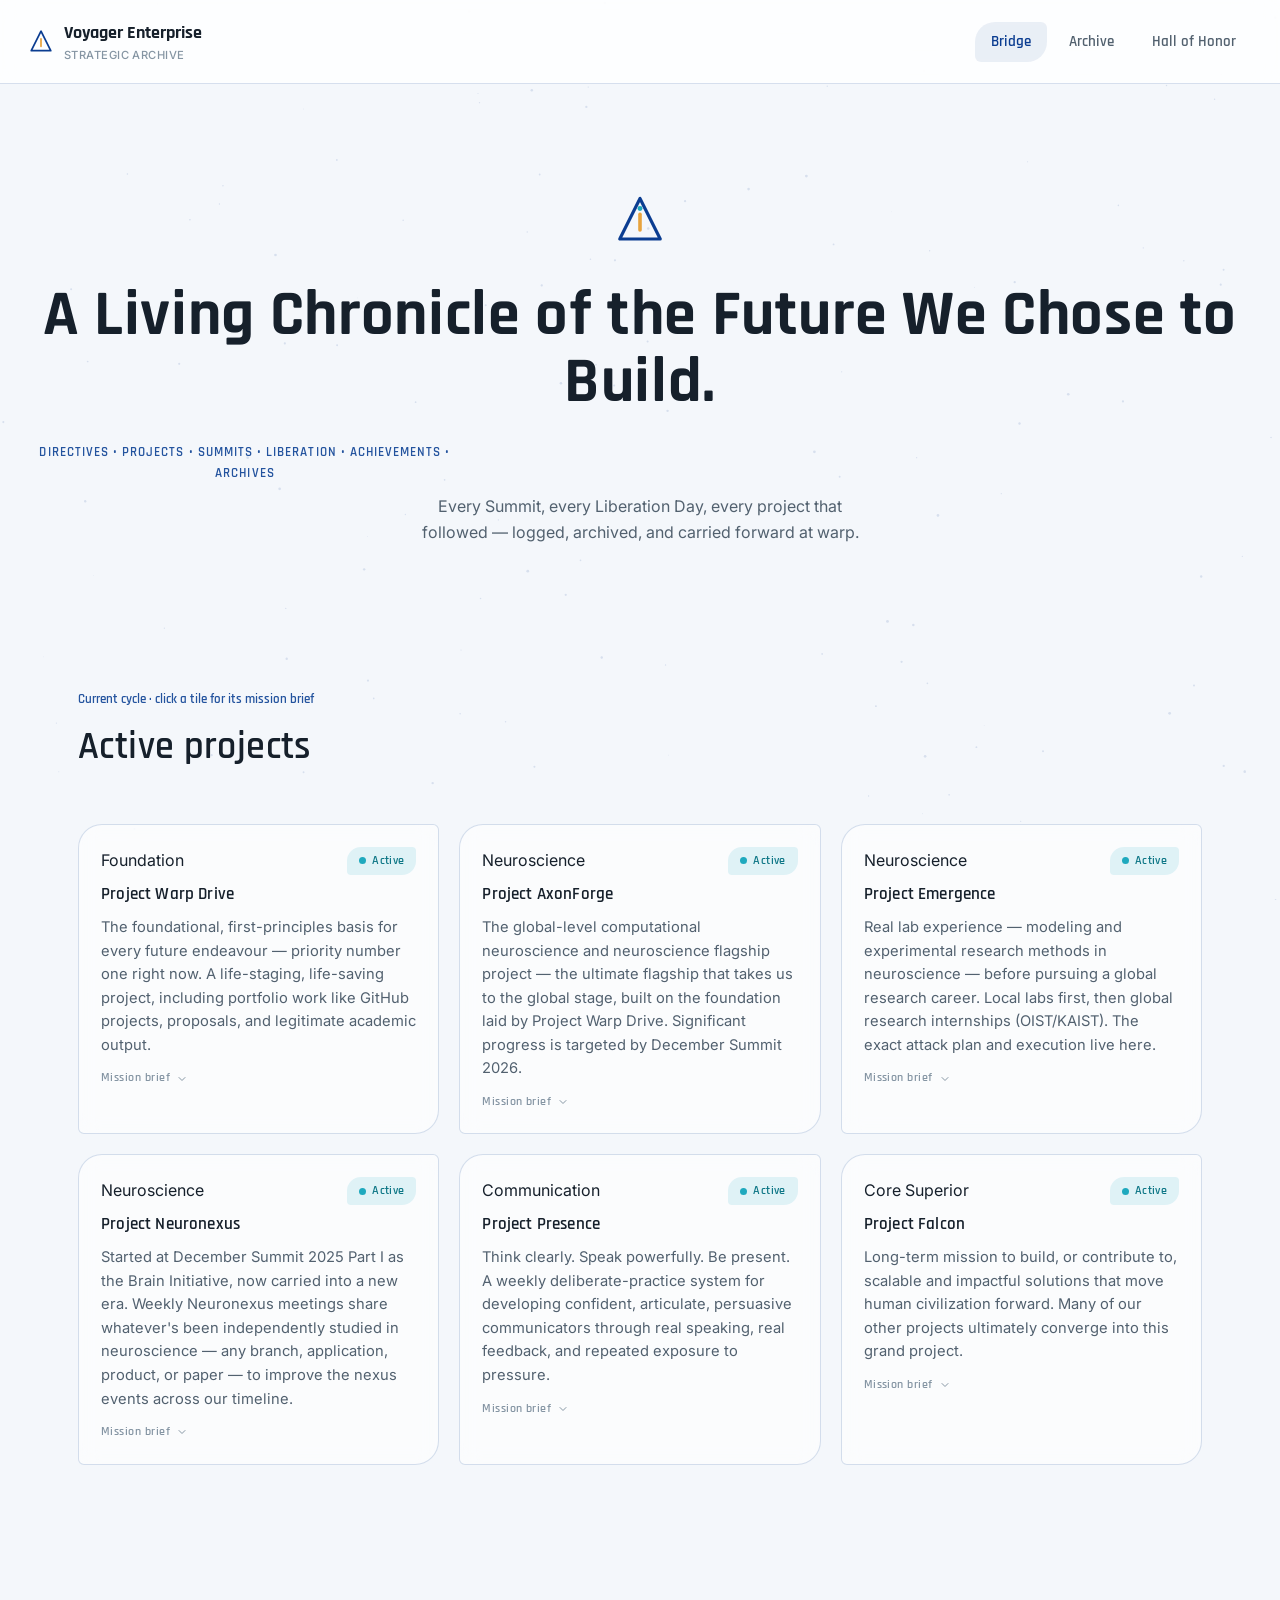
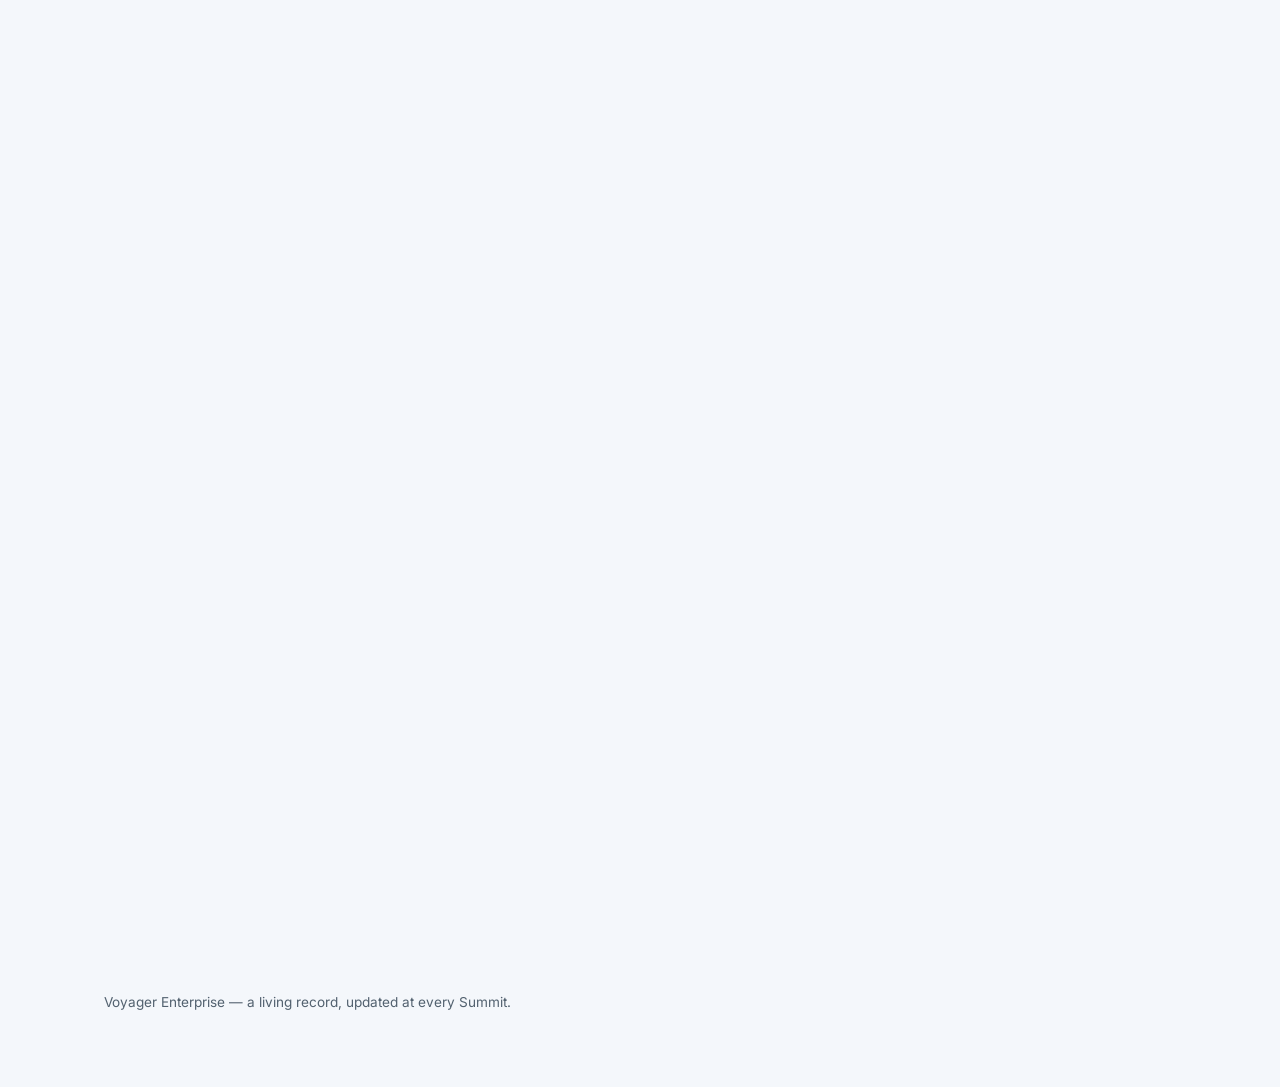
<file: index.html>
<!DOCTYPE html>
<html lang="en">
<head>
<meta charset="UTF-8" />
<meta name="viewport" content="width=device-width, initial-scale=1.0" />
<title>Voyager Enterprise — Bridge</title>
<meta name="description" content="Strategic planning archive: December Summits, Liberation Day memorials, and the projects that follow." />
<link rel="stylesheet" href="css/style.css" />
</head>
<body>
<canvas id="starfield"></canvas>

<nav class="site-nav">
  <div class="brand">
    <svg width="26" height="26" viewBox="0 0 24 24" fill="none"><path d="M12 2 3 20h18L12 2Z" stroke="#0B3D91" stroke-width="1.6" stroke-linejoin="round"/><path d="M12 9v7" stroke="#E8A33D" stroke-width="1.6" stroke-linecap="round"/></svg>
    <div><span>Voyager Enterprise</span><span class="sub">STRATEGIC ARCHIVE</span></div>
  </div>
  <button class="nav-toggle" aria-label="Toggle navigation">
    <svg width="22" height="22" viewBox="0 0 24 24" fill="none"><path d="M4 7h16M4 12h16M4 17h16" stroke="#16202B" stroke-width="1.8" stroke-linecap="round"/></svg>
  </button>
  <div class="nav-links">
    <a href="index.html" class="current">Bridge</a>
    <a href="archive.html">Archive</a>
    <a href="achievements.html">Hall of Honor</a>
  </div>
</nav>

<header class="hero">
  <div class="warp-streaks"></div>
  <div class="insignia">
    <svg width="54" height="54" viewBox="0 0 24 24" fill="none"><path d="M12 2 3 20h18L12 2Z" stroke="#0B3D91" stroke-width="1.4" stroke-linejoin="round"/><path d="M12 9v7" stroke="#E8A33D" stroke-width="1.6" stroke-linecap="round"/><circle cx="12" cy="6.4" r="1.1" fill="#1FA9BE"/></svg>
  </div>
  <h1>A Living Chronicle of the Future We Chose to Build.</h1>
  <p class="tagline" style="margin-top:14px;letter-spacing:0.08em;text-transform:uppercase;font-size:0.82rem;">Directives • Projects • Summits • Liberation • Achievements • Archives</p>
  <p class="lede">Every Summit, every Liberation Day, every project that followed — logged, archived, and carried forward at warp.</p>
</header>

<main>
  <section class="section" id="active-projects">
    <div class="container">
      <div class="section-head reveal">
        <div>
          <p class="panel-eyebrow">Current cycle · click a tile for its mission brief</p>
          <h2>Active projects</h2>
        </div>
      </div>
      <div class="grid grid--3" id="active-projects-grid"></div>
    </div>
  </section>

  <section class="section" id="current-directive">
    <div class="container">
      <div class="panel reveal" id="summit-panel"></div>
    </div>
  </section>

  <section class="section" id="liberation">
    <div class="container">
      <div class="panel panel--amber reveal" id="liberation-panel"></div>
    </div>
  </section>

  <section class="section" id="stats">
    <div class="container">
      <div class="stats reveal" id="stats-strip"></div>
    </div>
  </section>

  <section class="section" id="nav-teasers">
    <div class="container">
      <div class="grid grid--2">
        <a class="teaser trace reveal" href="archive.html">
          <h3>The Archive</h3>
          <p>Every December Summit and Liberation Day, in one mission log.</p>
          <span class="arrow">Open the timeline →</span>
        </a>
        <a class="teaser trace reveal" href="achievements.html">
          <h3>Hall of Honor</h3>
          <p>The trophies awarded each year for the projects that stood out.</p>
          <span class="arrow">Enter the hall →</span>
        </a>
      </div>
    </div>
  </section>
</main>

<footer class="site-footer">
  <p>Voyager Enterprise — a living record, updated at every Summit.</p>
</footer>

<script src="js/data.js"></script>
<script>
function pageInit() {
  // Active projects
  try {
    const grid = document.getElementById("active-projects-grid");
    grid.innerHTML = getActiveProjects().map(labTileHtml).join("");
    mountLabTiles(grid);
  } catch (e) { console.error("active projects render failed", e); }

  // Current governing summit (flagship panel)
  try {
    const summit = getCurrentSummit();
    document.getElementById("summit-panel").innerHTML = `
      <p class="panel-eyebrow">Currently governing directive</p>
      <div style="display:flex;justify-content:space-between;align-items:flex-start;gap:16px;flex-wrap:wrap;">
        <h2 style="margin-bottom:8px;">${summit.title}</h2>
        ${badgeHtml(summit.status)}
      </div>
      <p style="color:var(--ink-faint);font-family:var(--font-display);font-weight:600;margin-bottom:14px;">${summit.display}</p>
      <p>${summit.summary}</p>
      <div class="t-details" style="margin-top:20px;">
        ${videoHtml(summit.youtubeId, summit.title)}
        <div>
          <p style="margin-bottom:14px;">${docChipHtml(summit.docUrl) || '<span style="color:var(--ink-faint);font-size:0.85rem;">Document link pending.</span>'}</p>
          <h3 style="font-size:1rem;margin-bottom:10px;">Projects from this directive</h3>
          <div class="grid" style="gap:10px;">
            ${getProjectsFor(summit.id).map(p => `<div class="card" style="padding:14px 18px;flex-direction:row;align-items:center;justify-content:space-between;"><span>${p.name}</span>${badgeHtml(p.status)}</div>`).join("") || '<p style="font-size:0.9rem;">No projects logged yet.</p>'}
          </div>
        </div>
      </div>
    `;
  } catch (e) { console.error("summit panel render failed", e); }

  // Latest Liberation Day
  try {
    const lib = getLatestLiberation();
    document.getElementById("liberation-panel").innerHTML = `
      <p class="panel-eyebrow" style="color:var(--alert);">Latest Liberation Day</p>
      <div style="display:flex;justify-content:space-between;align-items:flex-start;gap:16px;flex-wrap:wrap;">
        <h2 style="margin-bottom:8px;">${lib.title}</h2>
        ${badgeHtml(lib.status, true)}
      </div>
      <p style="color:var(--ink-faint);font-family:var(--font-display);font-weight:600;margin-bottom:14px;">${lib.display}</p>
      <p>${lib.summary}</p>
      <div class="t-details" style="margin-top:20px;">
        ${videoHtml(lib.youtubeId, lib.title)}
        <div>
          <p style="margin-bottom:14px;">${docChipHtml(lib.docUrl) || '<span style="color:var(--ink-faint);font-size:0.85rem;">Document link pending.</span>'}</p>
          <h3 style="font-size:1rem;margin-bottom:10px;">Multi-year initiative</h3>
          <div class="grid" style="gap:10px;">
            ${getProjectsFor(lib.id).map(p => `<div class="card" style="padding:14px 18px;flex-direction:row;align-items:center;justify-content:space-between;"><span>${p.name}</span>${badgeHtml(p.status)}</div>`).join("")}
          </div>
        </div>
      </div>
    `;
  } catch (e) { console.error("liberation panel render failed", e); }

  // Stats strip
  try {
    const totalDirectives = DIRECTIVES.length;
    const initiated = PROJECTS.length;
    const completed = PROJECTS.filter(p => p.status === "Completed").length;
    const years = new Set(DIRECTIVES.map(d => d.date.slice(0,4))).size;
    document.getElementById("stats-strip").innerHTML = `
      <div class="stat"><div class="num" data-count="${totalDirectives}">0</div><div class="label">Directives held</div></div>
      <div class="stat"><div class="num" data-count="${initiated}">0</div><div class="label">Projects initiated</div></div>
      <div class="stat"><div class="num" data-count="${completed}">0</div><div class="label">Projects completed</div></div>
      <div class="stat"><div class="num" data-count="${years}">0</div><div class="label">Years running</div></div>
    `;
  } catch (e) { console.error("stats render failed", e); }

  // These must ALWAYS run, no matter what failed above.
  try { initReveal(); } catch (e) { console.error("reveal (post-render) failed", e); }
  try { mountVideoEmbeds(); } catch (e) { console.error("video embeds (post-render) failed", e); }
  try { initCounters(); } catch (e) { console.error("counters (post-render) failed", e); }
}
</script>
<script src="js/main.js"></script>
</body>
</html>
</file>
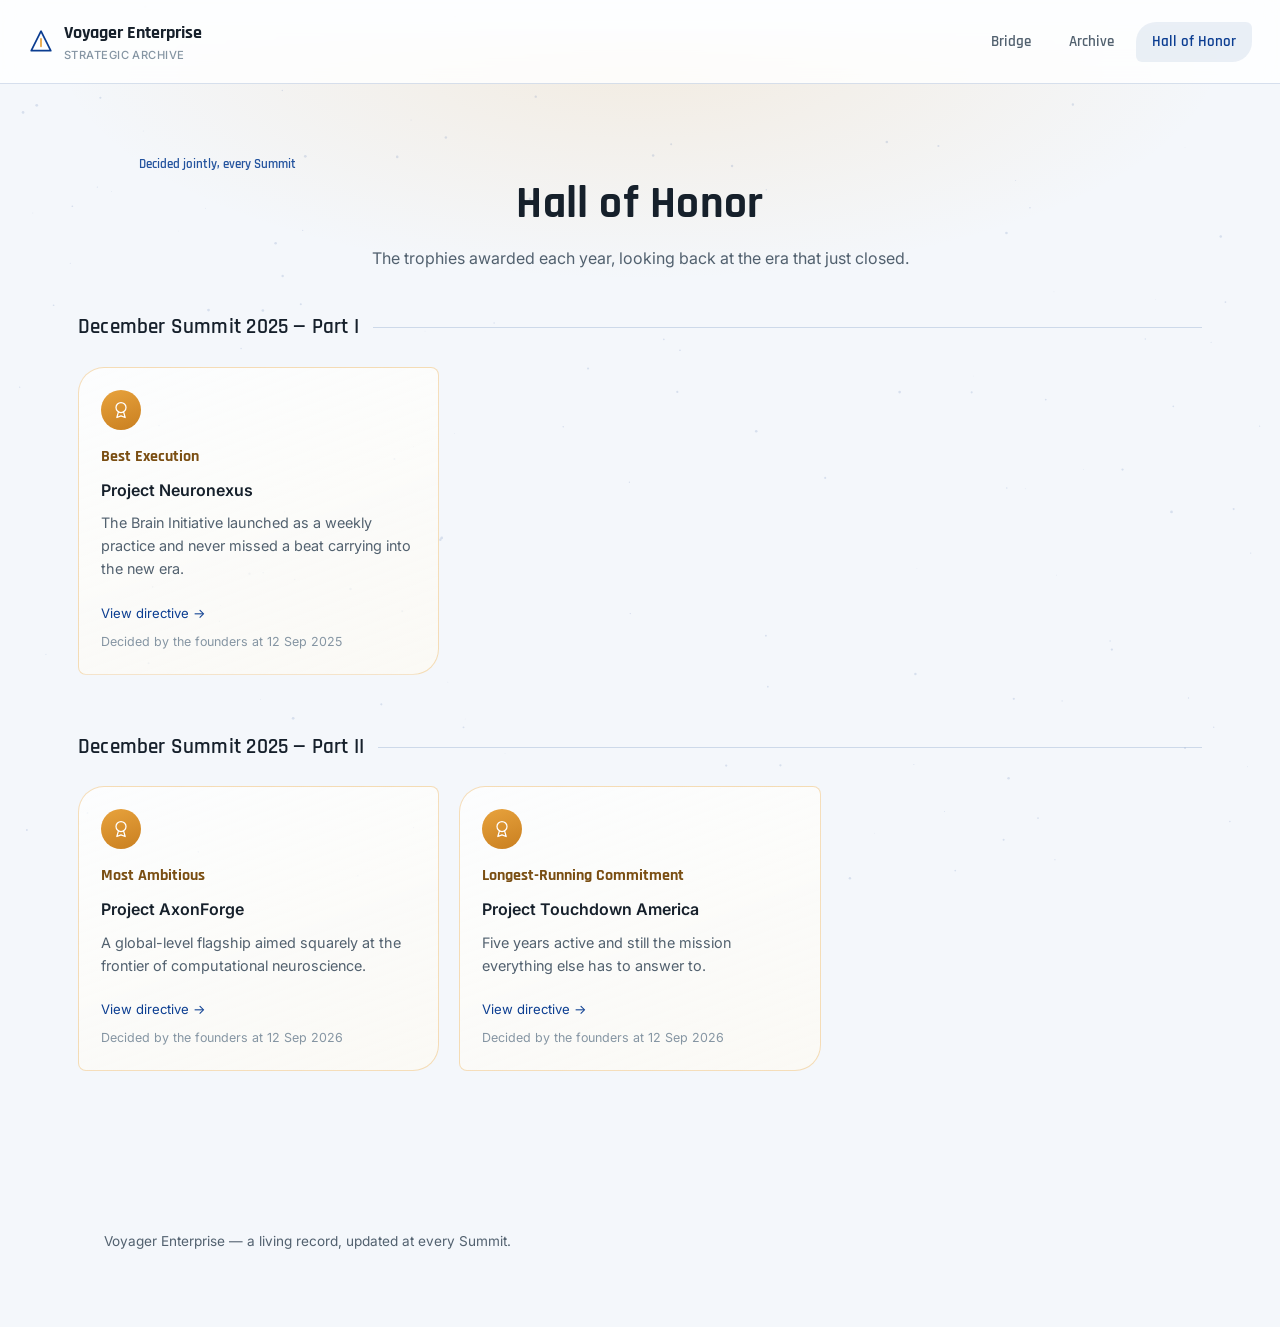
<file: achievements.html>
<!DOCTYPE html>
<html lang="en">
<head>
<meta charset="UTF-8" />
<meta name="viewport" content="width=device-width, initial-scale=1.0" />
<title>Voyager Enterprise — Hall of Honor</title>
<link rel="stylesheet" href="css/style.css" />
</head>
<body>
<canvas id="starfield"></canvas>

<nav class="site-nav">
  <div class="brand">
    <svg width="26" height="26" viewBox="0 0 24 24" fill="none"><path d="M12 2 3 20h18L12 2Z" stroke="#0B3D91" stroke-width="1.6" stroke-linejoin="round"/><path d="M12 9v7" stroke="#E8A33D" stroke-width="1.6" stroke-linecap="round"/></svg>
    <div><span>Voyager Enterprise</span><span class="sub">STRATEGIC ARCHIVE</span></div>
  </div>
  <button class="nav-toggle" aria-label="Toggle navigation">
    <svg width="22" height="22" viewBox="0 0 24 24" fill="none"><path d="M4 7h16M4 12h16M4 17h16" stroke="#16202B" stroke-width="1.8" stroke-linecap="round"/></svg>
  </button>
  <div class="nav-links">
    <a href="index.html">Bridge</a>
    <a href="archive.html">Archive</a>
    <a href="achievements.html" class="current">Hall of Honor</a>
  </div>
</nav>

<main>
  <div class="hall-header">
    <p class="panel-eyebrow reveal">Decided jointly, every Summit</p>
    <h1 class="reveal" style="font-size:clamp(2rem,4vw,2.8rem);">Hall of Honor</h1>
    <p class="reveal" style="max-width:56ch;margin:0 auto;">The trophies awarded each year, looking back at the era that just closed.</p>
  </div>

  <section class="section" style="padding-top:10px;">
    <div class="container" id="eras"></div>
  </section>
</main>

<footer class="site-footer">
  <p>Voyager Enterprise — a living record, updated at every Summit.</p>
</footer>

<script src="js/data.js"></script>
<script>
function medalSvg() {
  return `<svg width="20" height="20" viewBox="0 0 24 24" fill="none"><circle cx="12" cy="9" r="6" stroke="#fff" stroke-width="1.5"/><path d="M9 14 7 21l5-2 5 2-2-7" stroke="#fff" stroke-width="1.5" stroke-linejoin="round"/></svg>`;
}

function pageInit() {
  const eraNames = [...new Set(ACHIEVEMENTS.map(a => a.era))];
  const host = document.getElementById("eras");

  host.innerHTML = eraNames.map(era => {
    const items = ACHIEVEMENTS.filter(a => a.era === era);
    return `
      <div class="era-group reveal">
        <div class="era-title">
          <h2 style="margin:0;font-size:1.3rem;">${era}</h2>
          <div class="line"></div>
        </div>
        <div class="grid grid--3">
          ${items.map(a => {
            const project = PROJECTS.find(p => p.id === a.projectId);
            const directive = getDirective(a.directiveId);
            return `
              <div class="trophy-card trace">
                <div class="medal">${medalSvg()}</div>
                <div class="category">${a.category}</div>
                <div class="winner">${project ? project.name : "—"}</div>
                <p class="citation">${a.citation}</p>
                <a href="archive.html" style="font-size:0.82rem;">View directive →</a>
                <div class="attribution">Decided by the founders at ${a.decidedAt}</div>
              </div>`;
          }).join("")}
        </div>
      </div>`;
  }).join("");

  initReveal();
}
</script>
<script src="js/main.js"></script>
</body>
</html>
</file>
<file: css/style.css>
/* =========================================================
   VOYAGER ENTERPRISE — Daylight Starfleet Design System
   ========================================================= */

@import url('https://fonts.googleapis.com/css2?family=Rajdhani:wght@500;600;700&family=Inter:wght@400;500;600;700&display=swap');

:root {
  /* -- Palette -- */
  --bg-base: #F4F7FB;
  --bg-panel: #EAF0F7;
  --glass: rgba(255, 255, 255, 0.6);
  --glass-strong: rgba(255, 255, 255, 0.82);
  --ink: #16202B;
  --ink-soft: #52616F;
  --ink-faint: #8595A3;
  --deep-blue: #0B3D91;
  --deep-blue-soft: #23539E;
  --warp-amber: #E8A33D;
  --alert: #C7452B;
  --impulse-cyan: #1FA9BE;
  --line: rgba(11, 61, 145, 0.16);
  --line-strong: rgba(11, 61, 145, 0.32);
  --shadow-panel: 0 8px 32px rgba(11, 61, 145, 0.08), 0 1px 2px rgba(11, 61, 145, 0.06);

  /* -- Type -- */
  --font-display: 'Rajdhani', 'Inter', sans-serif;
  --font-body: 'Inter', sans-serif;

  /* -- Motion -- */
  --ease-out: cubic-bezier(0.16, 1, 0.3, 1);
}

* { box-sizing: border-box; }

html { scroll-behavior: smooth; }

body {
  margin: 0;
  background: var(--bg-base);
  color: var(--ink);
  font-family: var(--font-body);
  font-size: 16px;
  line-height: 1.6;
  -webkit-font-smoothing: antialiased;
  position: relative;
  overflow-x: hidden;
}

h1, h2, h3, h4 {
  font-family: var(--font-display);
  font-weight: 600;
  letter-spacing: 0.01em;
  margin: 0 0 0.4em;
  color: var(--ink);
}

h1 { font-size: clamp(2.4rem, 5vw, 4.2rem); font-weight: 700; line-height: 1.05; }
h2 { font-size: clamp(1.7rem, 3vw, 2.4rem); }
h3 { font-size: 1.3rem; }

p { margin: 0 0 1em; color: var(--ink-soft); max-width: 62ch; }

a { color: var(--deep-blue); text-decoration: none; }

.container {
  max-width: 1180px;
  margin: 0 auto;
  padding: 0 28px;
}

/* ---------- Ambient starfield (very subtle) ---------- */
#starfield {
  position: fixed;
  inset: 0;
  z-index: 0;
  pointer-events: none;
  opacity: 0.35;
}

@media (max-width: 640px) {
  #starfield { opacity: 0.18; }
}

/* ---------- Nav ---------- */
.site-nav {
  position: sticky;
  top: 0;
  z-index: 50;
  display: flex;
  align-items: center;
  justify-content: space-between;
  padding: 18px 28px;
  background: var(--glass-strong);
  backdrop-filter: blur(14px);
  -webkit-backdrop-filter: blur(14px);
  border-bottom: 1px solid var(--line);
}

.brand {
  display: flex;
  align-items: center;
  gap: 10px;
  font-family: var(--font-display);
  font-weight: 700;
  font-size: 1.15rem;
  color: var(--ink);
}

.brand svg { display: block; }

.brand .sub {
  font-family: var(--font-body);
  font-weight: 500;
  font-size: 0.7rem;
  color: var(--ink-faint);
  letter-spacing: 0.04em;
  display: block;
}

.nav-links {
  display: flex;
  gap: 6px;
}

.nav-links a {
  font-family: var(--font-display);
  font-weight: 600;
  font-size: 0.95rem;
  color: var(--ink-soft);
  padding: 8px 16px;
  border-radius: 20px 6px 20px 6px;
  transition: color 0.2s var(--ease-out), background 0.2s var(--ease-out);
}

.nav-links a:hover, .nav-links a.current {
  color: var(--deep-blue);
  background: rgba(11, 61, 145, 0.08);
}

.nav-toggle { display: none; }

@media (max-width: 720px) {
  .nav-links { position: fixed; top: 66px; left: 0; right: 0; flex-direction: column; background: var(--glass-strong); backdrop-filter: blur(14px); padding: 10px 20px 20px; border-bottom: 1px solid var(--line); transform: translateY(-8px); opacity: 0; pointer-events: none; transition: all 0.25s var(--ease-out); }
  .nav-links.open { transform: translateY(0); opacity: 1; pointer-events: auto; }
  .nav-toggle { display: block; background: none; border: none; cursor: pointer; padding: 6px; }
}

/* ---------- Panels (glass / LCARS-cut) ---------- */
.panel {
  position: relative;
  background: var(--glass);
  backdrop-filter: blur(10px);
  -webkit-backdrop-filter: blur(10px);
  border: 1px solid var(--line);
  border-radius: 30px 8px 30px 8px;
  box-shadow: var(--shadow-panel);
  padding: 32px;
}

.panel--amber { border-color: rgba(232, 163, 61, 0.4); }
.panel--amber::before {
  content: '';
  position: absolute; left: 0; top: 22px; bottom: 22px; width: 4px;
  background: linear-gradient(var(--warp-amber), rgba(232,163,61,0.2));
  border-radius: 4px;
}

.panel--cyan::before {
  content: '';
  position: absolute; left: 0; top: 22px; bottom: 22px; width: 4px;
  background: linear-gradient(var(--impulse-cyan), rgba(31,169,190,0.2));
  border-radius: 4px;
}

.panel-eyebrow {
  font-family: var(--font-display);
  font-size: 0.8rem;
  font-weight: 600;
  color: var(--deep-blue-soft);
  margin-bottom: 6px;
}

/* Hover circuit-trace effect (used on interactive cards) */
.trace {
  position: relative;
  transition: transform 0.25s var(--ease-out), box-shadow 0.25s var(--ease-out);
}
.trace:hover {
  transform: translateY(-4px);
  box-shadow: 0 16px 40px rgba(11, 61, 145, 0.14), 0 0 0 1px var(--line-strong);
}
.trace::after {
  content: '';
  position: absolute; inset: -1px;
  border-radius: inherit;
  padding: 1px;
  background: linear-gradient(120deg, transparent, var(--impulse-cyan), transparent);
  -webkit-mask: linear-gradient(#000 0 0) content-box, linear-gradient(#000 0 0);
  -webkit-mask-composite: xor;
  mask-composite: exclude;
  opacity: 0;
  transition: opacity 0.3s var(--ease-out);
  pointer-events: none;
}
.trace:hover::after { opacity: 1; }

/* ---------- Status badges ---------- */
.badge {
  display: inline-flex;
  align-items: center;
  gap: 6px;
  font-family: var(--font-display);
  font-size: 0.75rem;
  font-weight: 600;
  padding: 4px 12px;
  border-radius: 14px 4px 14px 4px;
  letter-spacing: 0.03em;
}

.badge--active {
  background: rgba(31, 169, 190, 0.12);
  color: #0d7686;
}
.badge--active .dot {
  width: 7px; height: 7px; border-radius: 50%;
  background: var(--impulse-cyan);
  animation: pulse-dot 2.2s ease-in-out infinite;
}

.badge--archived { background: rgba(82, 97, 111, 0.1); color: var(--ink-soft); }
.badge--memorial { background: rgba(199, 69, 43, 0.1); color: var(--alert); }

@keyframes pulse-dot {
  0%, 100% { box-shadow: 0 0 0 0 rgba(31,169,190,0.55); }
  50% { box-shadow: 0 0 0 6px rgba(31,169,190,0); }
}

/* ---------- Buttons / chips ---------- */
.btn {
  display: inline-flex;
  align-items: center;
  gap: 8px;
  font-family: var(--font-display);
  font-weight: 600;
  font-size: 0.92rem;
  padding: 11px 20px;
  border-radius: 20px 6px 20px 6px;
  border: 1px solid transparent;
  cursor: pointer;
  transition: all 0.2s var(--ease-out);
}

.btn--primary { background: var(--deep-blue); color: #fff; }
.btn--primary:hover { background: #092e6e; transform: translateY(-2px); box-shadow: 0 10px 24px rgba(11,61,145,0.25); }

.btn--ghost { background: transparent; border-color: var(--line-strong); color: var(--deep-blue); }
.btn--ghost:hover { background: rgba(11,61,145,0.06); transform: translateY(-2px); }

.doc-chip {
  display: inline-flex;
  align-items: center;
  gap: 8px;
  font-family: var(--font-body);
  font-weight: 600;
  font-size: 0.85rem;
  color: var(--deep-blue);
  background: rgba(11, 61, 145, 0.07);
  border: 1px solid var(--line);
  padding: 7px 14px;
  border-radius: 16px 5px 16px 5px;
  transition: background 0.2s var(--ease-out);
}
.doc-chip:hover { background: rgba(11,61,145,0.13); }

/* ---------- Hero ---------- */
.hero {
  position: relative;
  z-index: 1;
  padding: 110px 28px 80px;
  text-align: center;
}
.hero .insignia { margin-bottom: 26px; }
.hero .tagline {
  font-family: var(--font-display);
  color: var(--deep-blue-soft);
  font-size: 1.05rem;
  font-weight: 600;
  margin-bottom: 10px;
}
.hero p.lede { max-width: 46ch; margin: 0 auto; }

/* warp streak on load */
.warp-streaks {
  position: absolute; inset: 0; overflow: hidden; pointer-events: none;
}
.warp-streaks span {
  position: absolute;
  top: 50%; left: 50%;
  height: 1px;
  background: linear-gradient(90deg, transparent, var(--deep-blue-soft), transparent);
  transform-origin: left center;
  opacity: 0;
  animation: streak 1.1s var(--ease-out) forwards;
}
@keyframes streak {
  0% { width: 0; opacity: 0.7; }
  100% { width: 340px; opacity: 0; }
}

/* ---------- Section spacing ---------- */
.section { position: relative; z-index: 1; padding: 64px 0; }
.section-head { margin-bottom: 32px; display: flex; align-items: baseline; justify-content: space-between; gap: 20px; flex-wrap: wrap; }

/* ---------- Reveal on scroll (scan-line wipe) ---------- */
.reveal {
  opacity: 0;
  clip-path: inset(0 0 100% 0);
  transform: translateY(14px);
  transition: opacity 0.6s var(--ease-out), clip-path 0.7s var(--ease-out), transform 0.6s var(--ease-out);
}
.reveal.in { opacity: 1; clip-path: inset(0 0 0 0); transform: translateY(0); }

@media (prefers-reduced-motion: reduce) {
  .reveal { transition: opacity 0.3s ease; clip-path: none !important; transform: none !important; }
  .warp-streaks, .badge--active .dot { animation: none !important; }
  html { scroll-behavior: auto; }
}

/* ---------- Project / card grid ---------- */
.grid {
  display: grid;
  gap: 20px;
}
.grid--3 { grid-template-columns: repeat(3, 1fr); }
.grid--2 { grid-template-columns: repeat(2, 1fr); }

@media (max-width: 880px) {
  .grid--3 { grid-template-columns: repeat(2, 1fr); }
}
@media (max-width: 620px) {
  .grid--3, .grid--2 { grid-template-columns: 1fr; }
}

.card {
  background: var(--glass);
  backdrop-filter: blur(10px);
  border: 1px solid var(--line);
  border-radius: 24px 6px 24px 6px;
  padding: 24px;
  display: flex;
  flex-direction: column;
  gap: 10px;
}

.card .tag {
  font-family: var(--font-display);
  font-size: 0.72rem;
  font-weight: 600;
  color: var(--deep-blue-soft);
  letter-spacing: 0.03em;
}

/* ---------- Lab tiles (interactive project dashboard) ---------- */
.lab-tile {
  position: relative;
  background: var(--glass);
  backdrop-filter: blur(10px);
  border: 1px solid var(--line);
  border-radius: 24px 6px 24px 6px;
  padding: 22px;
  cursor: pointer;
  transition: transform 0.25s var(--ease-out), box-shadow 0.25s var(--ease-out), border-color 0.25s var(--ease-out);
}
.lab-tile:hover, .lab-tile:focus-visible { transform: translateY(-4px); box-shadow: 0 16px 40px rgba(11,61,145,0.14); border-color: var(--line-strong); }
.lab-tile:focus-visible { outline: 2px solid var(--impulse-cyan); outline-offset: 3px; }

/* targeting-reticle corner brackets, appear on hover/open */
.lab-tile::before, .lab-tile::after {
  content: '';
  position: absolute;
  width: 14px; height: 14px;
  border: 2px solid var(--impulse-cyan);
  opacity: 0;
  transition: opacity 0.25s var(--ease-out);
}
.lab-tile::before { top: 8px; left: 8px; border-right: none; border-bottom: none; }
.lab-tile::after { bottom: 8px; right: 8px; border-left: none; border-top: none; }
.lab-tile:hover::before, .lab-tile:hover::after,
.lab-tile.is-open::before, .lab-tile.is-open::after { opacity: 0.8; }

.lab-tile .tile-head { display: flex; justify-content: space-between; align-items: center; gap: 10px; margin-bottom: 6px; }
.lab-tile h3 { font-size: 1.08rem; margin-bottom: 8px; }
.lab-tile .tile-desc { margin-bottom: 0; font-size: 0.92rem; }
.lab-tile .tile-hint {
  margin-top: 12px;
  font-family: var(--font-display);
  font-size: 0.72rem;
  font-weight: 600;
  color: var(--ink-faint);
  letter-spacing: 0.04em;
  display: flex;
  align-items: center;
  gap: 6px;
}
.lab-tile .tile-hint svg { transition: transform 0.25s var(--ease-out); }
.lab-tile.is-open .tile-hint svg { transform: rotate(180deg); }

.lab-tile .tile-reveal {
  max-height: 0;
  opacity: 0;
  overflow: hidden;
  margin-top: 0;
  transition: max-height 0.35s var(--ease-out), opacity 0.3s var(--ease-out), margin-top 0.35s var(--ease-out);
  position: relative;
}
.lab-tile.is-open .tile-reveal { max-height: 140px; opacity: 1; margin-top: 14px; }

.lab-tile .scan-line {
  position: absolute;
  left: 0; right: 0; top: 0;
  height: 1px;
  background: linear-gradient(90deg, transparent, var(--impulse-cyan), transparent);
  opacity: 0;
}
.lab-tile.is-open .scan-line {
  animation: scan-sweep 0.6s var(--ease-out);
}
@keyframes scan-sweep {
  0% { opacity: 0.9; transform: translateY(0); }
  100% { opacity: 0; transform: translateY(70px); }
}

@media (prefers-reduced-motion: reduce) {
  .lab-tile .scan-line { animation: none !important; }
}

/* ---------- Stats strip ---------- */
.stats {
  display: grid;
  grid-template-columns: repeat(4, 1fr);
  gap: 16px;
}
.stat {
  text-align: center;
  padding: 22px 10px;
}
.stat .num {
  font-family: var(--font-display);
  font-size: clamp(2rem, 4vw, 2.8rem);
  font-weight: 700;
  color: var(--deep-blue);
  line-height: 1;
}
.stat .label {
  margin-top: 8px;
  font-size: 0.85rem;
  color: var(--ink-soft);
}
@media (max-width: 720px) { .stats { grid-template-columns: repeat(2, 1fr); } }

/* ---------- Video embed ---------- */
.video-embed {
  position: relative;
  width: 100%;
  aspect-ratio: 16/9;
  border-radius: 18px 6px 18px 6px;
  overflow: hidden;
  background: #0B1622 url('data:image/svg+xml;utf8,<svg xmlns="http://www.w3.org/2000/svg" width="4" height="4"><rect width="4" height="4" fill="%230B1622"/></svg>');
  cursor: pointer;
  border: 1px solid var(--line);
}
.video-embed img { width: 100%; height: 100%; object-fit: cover; display: block; opacity: 0.85; }
.video-embed .play {
  position: absolute; inset: 0; display: flex; align-items: center; justify-content: center;
}
.video-embed .play span {
  width: 62px; height: 62px; border-radius: 50%;
  background: rgba(255,255,255,0.92);
  display: flex; align-items: center; justify-content: center;
  box-shadow: 0 8px 24px rgba(0,0,0,0.25);
  transition: transform 0.2s var(--ease-out);
}
.video-embed:hover .play span { transform: scale(1.08); }
.video-embed iframe { width: 100%; height: 100%; border: 0; display: block; }

/* ---------- Timeline (Archive) ---------- */
.timeline { position: relative; padding-left: 34px; }
.timeline::before {
  content: '';
  position: absolute; left: 9px; top: 6px; bottom: 6px; width: 2px;
  background: linear-gradient(var(--deep-blue-soft), var(--line));
}
.t-entry { position: relative; margin-bottom: 28px; }
.t-entry::before {
  content: '';
  position: absolute; left: -34px; top: 6px;
  width: 12px; height: 12px; border-radius: 50%;
  background: var(--bg-base);
  border: 3px solid var(--deep-blue-soft);
}
.t-entry.is-memorial::before { border-color: var(--alert); }
.t-entry .t-date { font-family: var(--font-display); font-weight: 600; color: var(--ink-faint); font-size: 0.85rem; }

.t-details { margin-top: 14px; display: grid; grid-template-columns: 1.2fr 1fr; gap: 20px; }
@media (max-width: 780px) { .t-details { grid-template-columns: 1fr; } }

.filter-bar { display: flex; gap: 10px; flex-wrap: wrap; margin-bottom: 36px; }
.filter-chip {
  font-family: var(--font-display);
  font-weight: 600;
  font-size: 0.85rem;
  padding: 8px 16px;
  border-radius: 16px 5px 16px 5px;
  border: 1px solid var(--line-strong);
  background: transparent;
  color: var(--ink-soft);
  cursor: pointer;
  transition: all 0.2s var(--ease-out);
}
.filter-chip.active, .filter-chip:hover { background: var(--deep-blue); color: #fff; border-color: var(--deep-blue); }

/* ---------- Achievements / Trophy hall ---------- */
.hall-header { text-align: center; padding: 70px 0 30px; position: relative; }
.hall-header::after {
  content: '';
  position: absolute; inset: -40px 0 0; z-index: -1;
  background: radial-gradient(ellipse at 50% 0%, rgba(232,163,61,0.14), transparent 65%);
}

.era-group { margin-bottom: 56px; }
.era-title { display: flex; align-items: center; gap: 14px; margin-bottom: 22px; }
.era-title .line { flex: 1; height: 1px; background: var(--line); }

.trophy-card {
  background: linear-gradient(160deg, rgba(255,255,255,0.75), rgba(255,251,240,0.6));
  border: 1px solid rgba(232,163,61,0.35);
  border-radius: 26px 8px 26px 8px;
  padding: 22px;
  display: flex;
  flex-direction: column;
  gap: 8px;
}
.trophy-card .medal {
  width: 40px; height: 40px;
  display: flex; align-items: center; justify-content: center;
  border-radius: 50%;
  background: linear-gradient(160deg, var(--warp-amber), #c97f20);
  color: #fff;
  margin-bottom: 6px;
}
.trophy-card .category {
  font-family: var(--font-display);
  font-weight: 700;
  font-size: 1.02rem;
  color: #7a4e12;
}
.trophy-card .winner { font-weight: 600; color: var(--ink); }
.trophy-card .citation { font-size: 0.9rem; }
.trophy-card .attribution { font-size: 0.78rem; color: var(--ink-faint); margin-top: auto; }

/* ---------- Footer ---------- */
.site-footer {
  position: relative; z-index: 1;
  padding: 40px 28px 60px;
  text-align: center;
  color: var(--ink-faint);
  font-size: 0.85rem;
}

/* ---------- Nav teaser cards ---------- */
.teaser {
  display: block;
  padding: 30px;
  border-radius: 26px 8px 26px 8px;
  border: 1px solid var(--line);
  background: var(--glass);
  transition: all 0.25s var(--ease-out);
}
.teaser:hover { transform: translateY(-4px); box-shadow: var(--shadow-panel); }
.teaser h3 { margin-bottom: 6px; }
.teaser span.arrow { color: var(--deep-blue); font-weight: 600; }
</file>
